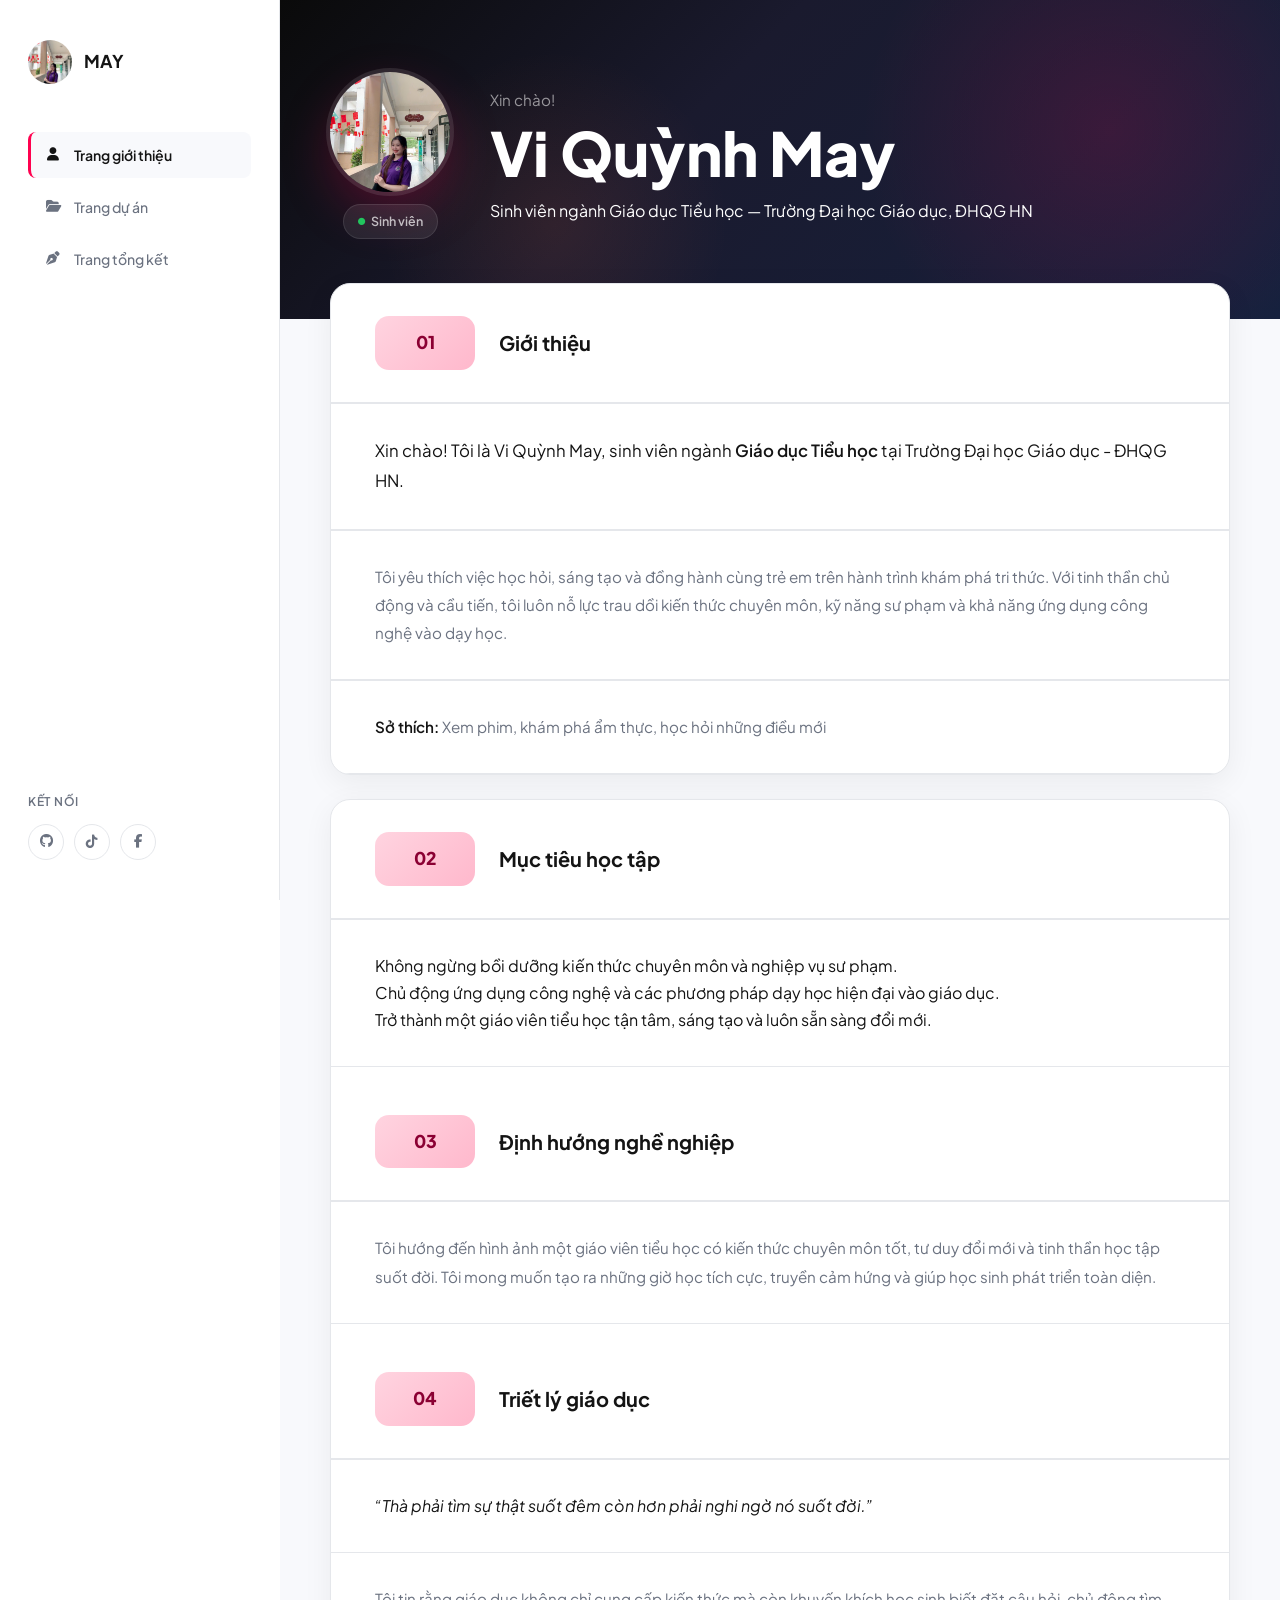
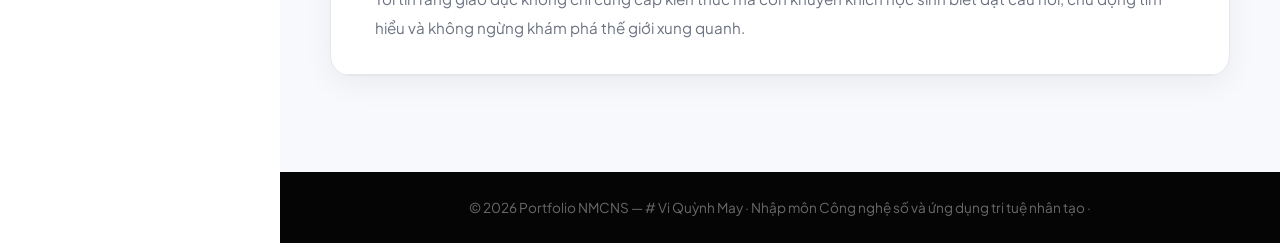
<file: index.html>
<!DOCTYPE html>
<html lang="vi">
<head>
    <meta charset="UTF-8">
    <meta name="viewport" content="width=device-width, initial-scale=1.0, minimum-scale=1.0, maximum-scale=5.0, viewport-fit=cover">
    <meta http-equiv="X-UA-Compatible" content="IE=edge">
    <meta name="mobile-web-app-capable" content="yes">
    <meta name="apple-mobile-web-app-capable" content="yes">
    <meta name="format-detection" content="telephone=no">
    <meta name="description" content="Portfolio cá nhân - Nhập môn Công nghệ số và ứng dụng tri tuệ nhân tạo">
    <title>Portfolio | Nhập môn Công nghệ số và ứng dụng tri tuệ nhân tạo</title>
    <link rel="stylesheet" href="main.css">
    <link href="https://fonts.googleapis.com/css2?family=Plus+Jakarta+Sans:wght@400;500;600;700;800&display=swap" rel="stylesheet">
    <link rel="stylesheet" href="https://cdnjs.cloudflare.com/ajax/libs/font-awesome/6.5.1/css/all.min.css">
</head>
<!-- Google tag (gtag.js) -->
<script async src="https://www.googletagmanager.com/gtag/js?id=G-3F0SN9S9QJ"></script>
<script>
  window.dataLayer = window.dataLayer || [];
  function gtag(){dataLayer.push(arguments);}
  gtag('js', new Date());

  gtag('config', 'G-3F0SN9S9QJ');
</script>
<body>

    <aside class="sidebar" id="sidebar">
        <div class="sidebar-inner">
            <div class="sidebar-logo">
                <img src="img.jpg" alt="Avatar" class="logo-avatar">
                <span>MAY</span>
            </div>
            <nav class="sidebar-nav">
                <button type="button" class="nav-item active" data-page="gioi-thieu">
                    <i class="fa-solid fa-user"></i> Trang giới thiệu
                </button>
                <button type="button" class="nav-item" data-page="du-an">
                    <i class="fa-solid fa-folder-open"></i> Trang dự án
                </button>
                <button type="button" class="nav-item" data-page="tong-ket">
                    <i class="fa-solid fa-pen-nib"></i> Trang tổng kết
                </button>
            </nav>
            <div class="sidebar-social">
                <span>Kết nối</span>
                <div class="social-links">
                    <a href="https://github.com/quynhmayxing247"><i class="fa-brands fa-github"></i></a>
                    <a href="https://www.tiktok.com/@chiimeii05?_r=1&_t=ZS-96uMKxjgFZy"><i class="fa-brands fa-tiktok"></i></a>
                    <a href="https://www.facebook.com/share/18eSNddvfA/?mibextid=wwXIfr"><i class="fa-brands fa-facebook-f"></i></a>
                </div>
            </div>
        </div>
    </aside>

    <div class="sidebar-overlay" id="sidebarOverlay" aria-hidden="true"></div>

    <header class="mobile-header">
        <span class="mobile-logo">Portfolio NMCNS</span>
        <button type="button" class="menu-toggle" id="menuToggle" aria-label="Mở menu" aria-expanded="false">
            <i class="fa-solid fa-bars" aria-hidden="true"></i>
        </button>
    </header>

    <div class="main-wrapper">

        <!-- ══════════ TRANG 1: GIỚI THIỆU ══════════ -->
        <div class="page active intro-page" id="page-gioi-thieu" data-page="gioi-thieu">

            <section class="intro-hero">
                <div class="intro-hero-bg"></div>
                <div class="intro-hero-inner">
                    <div class="intro-profile">
                        <div class="intro-avatar-wrap">
                            <img src="img.jpg" alt="Avatar" class="intro-avatar">
                            <span class="intro-status"><i class="fa-solid fa-circle"></i> Sinh viên</span>
                        </div>
                        <div class="intro-hero-text">
                            <span class="intro-greeting">Xin chào!</span>
                            <h1>Vi Quỳnh May</h1>
                            <p class="intro-subtitle">Sinh viên ngành Giáo dục Tiểu học — Trường Đại học Giáo dục, ĐHQG HN</p>
                        </div>
                    </div>
                </div>
            </section>

            <section class="intro-body">
                <div class="intro-container">

                    <article class="intro-about">
                        <div class="intro-about-head">
                            <span class="intro-section-num">01</span>
                            <h2>Giới thiệu</h2>
                        </div>
                        <p class="intro-lead">
                            Xin chào! Tôi là Vi Quỳnh May, sinh viên ngành <strong>Giáo dục Tiểu học</strong> tại Trường Đại học Giáo dục - ĐHQG HN.
                        </p>
                        <p>
                            Tôi yêu thích việc học hỏi, sáng tạo và đồng hành cùng trẻ em trên hành trình khám phá tri thức. Với tinh thần chủ động và cầu tiến, tôi luôn nỗ lực trau dồi kiến thức chuyên môn, kỹ năng sư phạm và khả năng ứng dụng công nghệ vào dạy học.
                        </p>
                        <p><strong>Sở thích:</strong> Xem phim, khám phá ẩm thực, học hỏi những điều mới</p>
                    </article>

                    <article class="intro-goals">
                        <div class="intro-about-head">
                            <span class="intro-section-num">02</span>
                            <h2>Mục tiêu học tập</h2>
                        </div>
                        <ul>
                            <p>Không ngừng bồi dưỡng kiến thức chuyên môn và nghiệp vụ sư phạm.</p>
                            <p>Chủ động ứng dụng công nghệ và các phương pháp dạy học hiện đại vào giáo dục.</p>
                            <p>Trở thành một giáo viên tiểu học tận tâm, sáng tạo và luôn sẵn sàng đổi mới.</p>
                        </ul>

                        <div class="intro-about-head" style="margin-top:16px;">
                            <span class="intro-section-num">03</span>
                            <h2>Định hướng nghề nghiệp</h2>
                        </div>
                        <p>
                            Tôi hướng đến hình ảnh một giáo viên tiểu học có kiến thức chuyên môn tốt, tư duy đổi mới và tinh thần học tập suốt đời. Tôi mong muốn tạo ra những giờ học tích cực, truyền cảm hứng và giúp học sinh phát triển toàn diện.
                        </p>

                        <div class="intro-about-head" style="margin-top:16px;">
                            <span class="intro-section-num">04</span>
                            <h2>Triết lý giáo dục</h2>
                        </div>
                        <blockquote class="education-philosophy">“Thà phải tìm sự thật suốt đêm còn hơn phải nghi ngờ nó suốt đời.”</blockquote>
                        <p>
                            Tôi tin rằng giáo dục không chỉ cung cấp kiến thức mà còn khuyến khích học sinh biết đặt câu hỏi, chủ động tìm hiểu và không ngừng khám phá thế giới xung quanh.
                        </p>
                    </article>

                </div>
            </section>
        </div>

        <!-- ══════════ TRANG 2: DỰ ÁN ══════════ -->
        <div class="page projects-page" id="page-du-an" data-page="du-an">

            <section class="projects-hero">
                <div class="projects-hero-bg"></div>
                <div class="projects-hero-inner">
                    <span class="projects-eyebrow">Trang dự án</span>
                    <h1>Các dự án</h1>
                    <p>Tổng hợp 6 bài tập đã hoàn thành — mỗi dự án gồm mục tiêu, quá trình thực hiện và sản phẩm cuối cùng.</p>
                    <div class="projects-stats">
                        <span><strong>6</strong> dự án</span>
                        <span><strong>3</strong> phần / dự án</span>
                    </div>
                </div>
            </section>

            <section class="projects-body">
                <div class="projects-container">

                    <article class="project-item accent-1">
                        <header class="project-item-head">
                            <span class="project-num">01</span>
                            <div class="project-icon"><i class="fa-solid fa-computer"></i></div>
                            <div class="project-titles">
                                <span class="project-badge">Bài tập 1 </span>
                                <h2>Thao tác cơ bản với tệp tin và thư mục</h2>
                            </div>
                        </header>
                        <div class="project-cols">
                            <div class="project-col">
                                <h3><i class="fa-solid fa-bullseye"></i> Mục tiêu</h3>
                                <p>Trình bày cấu trúc thư mục tối ưu và quy tắc đặt tên tệp đã thiết lập, kèm ảnh chup minh họa.</p>
                            </div>
                            <div class="project-col">
                                <h3><i class="fa-solid fa-route"></i> Quá trình</h3>
                                <p>Trình bày cấu trúc thư mục tối ưu và quy tắc đặt tên tệp đã thiết lập, kèm ảnh chup minh họa.</p>
                            </div>
                        </div>
                        <div class="project-product">
                            <a href="https://docs.google.com/document/d/1cvq4vhid29jhvo1EoMFd8D96iY1hpXSz/edit" target="_blank" rel="noopener noreferrer" class="btn-view-product">
                                <span class="btn-view-icon"><i class="fa-solid fa-file-lines"></i></span>
                                <span class="btn-view-text">
                                    <strong>Xem sản phẩm</strong>
                                    <small>Google Docs · Bài 1</small>
                                </span>
                                <span class="btn-view-arrow"><i class="fa-solid fa-arrow-up-right-from-square"></i></span>
                            </a>
                        </div>
                    </article>

                    <article class="project-item accent-2">
                        <header class="project-item-head">
                            <span class="project-num">02</span>
                            <div class="project-icon"><i class="fa-solid fa-magnifying-glass-chart"></i></div>
                            <div class="project-titles">
                                <span class="project-badge">Bài tập 2 </span>
                                <h2>Tìm kiếm và đánh giá thông tin học thuật</h2>
                            </div>
                        </header>
                        <div class="project-cols">
                            <div class="project-col">
                                <h3><i class="fa-solid fa-bullseye"></i> Mục tiêu</h3>
                                <p>Trình bày kết quả tìm kiếm học thuật bằng các toán tử nâng cao và bằng đánh giá nguồn tin đã thực hiện.</p>
                            </div>
                            <div class="project-col">
                                <h3><i class="fa-solid fa-route"></i> Quá trình</h3>
                                <p>Trình bày kết quả tìm kiếm học thuật bằng các toán tử nâng cao và bằng đánh giá nguồn tin đã thực hiện.</p>
                            </div>
                        </div>
                        <div class="project-product">
                            <a href="https://docs.google.com/document/d/193NMYZlby4S3DopG-skM5eLNLd_YwV0t/edit" target="_blank" rel="noopener noreferrer" class="btn-view-product">
                                <span class="btn-view-icon"><i class="fa-solid fa-file-lines"></i></span>
                                <span class="btn-view-text">
                                    <strong>Xem sản phẩm</strong>
                                    <small>Google Docs · Bài 2</small>
                                </span>
                                <span class="btn-view-arrow"><i class="fa-solid fa-arrow-up-right-from-square"></i></span>
                            </a>
                        </div>
                    </article>

                    <article class="project-item accent-3">
                        <header class="project-item-head">
                            <span class="project-num">03</span>
                            <div class="project-icon"><i class="fa-solid fa-brain"></i></div>
                            <div class="project-titles">
                                <span class="project-badge">Bài tập 3</span>
                                <h2>Viết Prompt hiệu quả cho các tác vụ học tập</h2>
                            </div>
                        </header>
                        <div class="project-cols">
                            <div class="project-col">
                                <h3><i class="fa-solid fa-bullseye"></i> Mục tiêu</h3>
                                <p>Trình bày sự so sánh giữa Prompt ban đầu và Prompt cải tiến cùng kết quả đầu ra từ AI.</p>
                            </div>
                            <div class="project-col">
                                <h3><i class="fa-solid fa-route"></i> Quá trình</h3>
                                <p>Trình bày sự so sánh giữa Prompt ban đầu và Prompt cải tiến cùng kết quả đầu ra từ AI.</p>
                            </div>
                        </div>
                        <div class="project-product">
                            <a href="https://docs.google.com/document/d/1HmcMM_nB9JJDVxpbjv1QZzfv-6jb3U_w/edit" target="_blank" rel="noopener noreferrer" class="btn-view-product">
                                <span class="btn-view-icon"><i class="fa-solid fa-file-lines"></i></span>
                                <span class="btn-view-text">
                                    <strong>Xem sản phẩm</strong>
                                    <small>Google Docs · Bài 3</small>
                                </span>
                                <span class="btn-view-arrow"><i class="fa-solid fa-arrow-up-right-from-square"></i></span>
                            </a>
                        </div>
                    </article>

                    <article class="project-item accent-4">
                        <header class="project-item-head">
                            <span class="project-num">04</span>
                            <div class="project-icon"><i class="fa-solid fa-people-group"></i></div>
                            <div class="project-titles">
                                <span class="project-badge">BÀI TẬP 4</span>
                                <h2>Sử dụng công cụ hợp tác trực tuyến cho dự án nhóm</h2>
                            </div>
                        </header>
                        <div class="project-cols">
                            <div class="project-col">
                                <h3><i class="fa-solid fa-bullseye"></i> Mục tiêu</h3>
                                <p>Trình bày minh chứng về việc sử dụng công cụ quản lý dự án nhóm và cách thức phối hợp trực tuyến.</p>
                            </div>
                            <div class="project-col">
                                <h3><i class="fa-solid fa-route"></i> Quá trình</h3>
                                <p>Trình bày minh chứng về việc sử dụng công cụ quản lý dự án nhóm và cách thức phối hợp trực tuyến.</p>
                            </div>
                        </div>
                        <div class="project-product">
                            <a href="https://docs.google.com/document/d/1z-IcVmrIxtUgM4EQlbAxVs3ML_K5ni3Q/edit" target="_blank" rel="noopener noreferrer" class="btn-view-product">
                                <span class="btn-view-icon"><i class="fa-solid fa-file-lines"></i></span>
                                <span class="btn-view-text">
                                    <strong>Xem sản phẩm</strong>
                                    <small>Google Docs · Bài 4</small>
                                </span>
                                <span class="btn-view-arrow"><i class="fa-solid fa-arrow-up-right-from-square"></i></span>
                            </a>
                        </div>
                    </article>

                    <article class="project-item accent-5">
                        <header class="project-item-head">
                            <span class="project-num">05</span>
                            <div class="project-icon"><i class="fa-solid fa-wand-magic-sparkles"></i></div>
                            <div class="project-titles">
                                <span class="project-badge">BÀI TẬP 5</span>
                                <h2>Sử dụng AI tạo sinh để hỗ trợ sáng tạo nội dung</h2>
                            </div>
                        </header>
                        <div class="project-cols">
                            <div class="project-col">
                                <h3><i class="fa-solid fa-bullseye"></i> Mục tiêu</h3>
                                <p>Trương bày sản phẩm nội dung số hoàn thiện (hình ảnh, video hoặc bài viết) được hỗ trợ bởi AI.</p>
                            </div>
                            <div class="project-col">
                                <h3><i class="fa-solid fa-route"></i> Quá trình</h3>
                                <p>Trương bày sản phẩm nội dung số hoàn thiện (hình ảnh, video hoặc bài viết) được hỗ trợ bởi AI.</p>
                            </div>
                        </div>
                        <div class="project-product">
                            <a href="https://docs.google.com/document/d/10FmHr92xRl0nxVjOEHdzAgCiYpYyILJ4/edit" target="_blank" rel="noopener noreferrer" class="btn-view-product">
                                <span class="btn-view-icon"><i class="fa-solid fa-file-lines"></i></span>
                                <span class="btn-view-text">
                                    <strong>Xem sản phẩm</strong>
                                    <small>Google Docs · Bài 5</small>
                                </span>
                                <span class="btn-view-arrow"><i class="fa-solid fa-arrow-up-right-from-square"></i></span>
                            </a>
                            <a href="https://docs.google.com/document/d/1TuqF9fT5Jz3mAxP6HQMkdzms5D-3u3AB/edit" target="_blank" rel="noopener noreferrer" class="btn-view-product">
                                <span class="btn-view-icon"><i class="fa-solid fa-file-lines"></i></span>
                                <span class="btn-view-text">
                                    <strong>Xem sản phẩm</strong>
                                    <small>Google Docs · Bài 5</small>
                                </span>
                                <span class="btn-view-arrow"><i class="fa-solid fa-arrow-up-right-from-square"></i></span>
                            </a>
                        </div>
                    </article>

                    <article class="project-item accent-6">
                        <header class="project-item-head">
                            <span class="project-num">06</span>
                            <div class="project-icon"><i class="fa-solid fa-shield-halved"></i></div>
                            <div class="project-titles">
                                <span class="project-badge">BÀI TẬP 6</span>
                                <h2>Sử dụng AI có trách nhiệm trong học tập và nghiên cứu</h2>
                            </div>
                        </header>
                        <div class="project-cols">
                            <div class="project-col">
                                <h3><i class="fa-solid fa-bullseye"></i> Mục tiêu</h3>
                                <p>Trình bày bộ nguyên tắc cá nhân về sử dụng AI có trách nhiệm dựa trên các nguyên cứu đã thực hiện.</p>
                            </div>
                            <div class="project-col">
                                <h3><i class="fa-solid fa-route"></i> Quá trình</h3>
                                <p>Trình bày bộ nguyên tắc cá nhân về sử dụng AI có trách nhiệm dựa trên các nguyên cứu đã thực hiện.</p>
                            </div>
                        </div>
                        <div class="project-product">
                            <a href="https://drive.google.com/file/d/1qlVgVXlW5oMilsFyako4UZTl2qFEcI8k/view?usp=drive_link" target="_blank" rel="noopener noreferrer" class="btn-view-product">
                                <span class="btn-view-icon"><i class="fa-solid fa-image"></i></span>
                                <span class="btn-view-text">
                                    <strong>Xem sản phẩm</strong>
                                    <small>Infographic · Google Drive · Bài 6</small>
                                </span>
                                <span class="btn-view-arrow"><i class="fa-solid fa-arrow-up-right-from-square"></i></span>
                            </a>
                            <a href="https://docs.google.com/document/d/1FX3rxQuM_sv-LbPVNytz3xSpS_WaUtFz/edit" target="_blank" rel="noopener noreferrer" class="btn-view-product">
                                <span class="btn-view-icon"><i class="fa-solid fa-file-lines"></i></span>
                                <span class="btn-view-text">
                                    <strong>Xem sản phẩm</strong>
                                    <small>Google Docs · Bài 6</small>
                                </span>
                                <span class="btn-view-arrow"><i class="fa-solid fa-arrow-up-right-from-square"></i></span>
                            </a>
                        </div>
                    </article>

                </div>
            </section>
        </div>

        <!-- ══════════ TRANG 3: TỔNG KẾT ══════════ -->
        <div class="page summary-page" id="page-tong-ket" data-page="tong-ket">

            <section class="summary-hero">
                <div class="summary-hero-bg"></div>
                <div class="summary-hero-inner">
                    <span class="summary-eyebrow">Trang tổng kết</span>
                    <h1>Đánh giá &amp; cảm nhận</h1>
                    <p>Nhìn lại hành trình xây dựng Portfolio và những điều mình học được từ môn Nhập môn Công nghệ số và ứng dụng tri tuệ nhân tạo.</p>
                </div>
            </section>

            <section class="summary-body">
                <div class="summary-container">

                    <article class="reflect-card">
                        <div class="reflect-side">
                            <span class="reflect-num">01</span>
                            <div class="reflect-icon"><i class="fa-solid fa-heart"></i></div>
                        </div>
                        <div class="reflect-content">
                            <h2>Cảm nhận về quá trình làm Portfolio</h2>
                            <p>Hành trình xây dựng Portfolio này giúp tôi hệ thống hóa lại toàn bộ kiến thức về Công nghệ số. Ban đầu tôi gặp khó khăn khi sắp xếp nội dung và thiết kế giao diện, nhưng qua đó tôi hiểu rõ hơn cách trình bày sản phẩm học tập một cách chuyên nghiệp và dễ theo dõi.</p>
                        </div>
                    </article>

                    <article class="reflect-card">
                        <div class="reflect-side">
                            <span class="reflect-num">02</span>
                            <div class="reflect-icon"><i class="fa-solid fa-lightbulb"></i></div>
                        </div>
                        <div class="reflect-content">
                            <h2>Kiến thức &amp; kỹ năng quan trọng nhất</h2>
                            <p>Kỹ năng quan trọng nhất tôi nhận được là cách tìm kiếm thông tin hiệu quả, viết prompt có cấu trúc, hợp tác nhóm qua công cụ trực tuyến, sáng tạo nội dung với AI và đặcbiệt tư duy đạo đức khi sử dụng công nghệ trong môi trường học thuật.</p>
                        </div>
                    </article>

                    <article class="reflect-card reflect-card-split">
                        <div class="reflect-side">
                            <span class="reflect-num">03</span>
                            <div class="reflect-icon"><i class="fa-solid fa-trophy"></i></div>
                        </div>
                        <div class="reflect-content">
                            <h2>Thành công &amp; thách thức</h2>
                            <div class="reflect-highlight success">
                                <strong>Tự hào nhất</strong>
                                <p>Hoàn thành đầy đủ 6 bài tập với minh chứng rõ ràng và thiết kế Portfolio có cấu trúc logic.</p>
                            </div>
                            <div class="reflect-highlight challenge">
                                <strong>Thách thức lớn nhất</strong>
                                <p>Tối ưu hóa các prompt phức tạp và đánh giá độ tin cậy nguồn tin — nhưng qua đó tôi học được cách tư duy logic hơn khi giao tiếp với máy móc và kiểm chứng thông tin trước khi tin tưởng.</p>
                            </div>
                        </div>
                    </article>

                </div>
            </section>
        </div>

        <footer class="site-footer">
            <p>© 2026 Portfolio NMCNS — # Vi Quỳnh May · Nhập môn Công nghệ số và ứng dụng tri tuệ nhân tạo · </p>
        </footer>

    </div>

    <script src="main.js"></script>
</body>
</html>
</file>
<file: main.css>
/* ── Virtuo-inspired · 3 trang ── */
:root {
    --bg: #ffffff;
    --bg-soft: #f8f9fc;
    --dark: #0f0f0f;
    --dark-banner: #0a0a0a;
    --text: #141414;
    --muted: #6b7280;
    --border: #e5e7eb;
    --accent: #ff014f;
    --gradient: linear-gradient(90deg, #ff014f, #ff6b35);
    --sidebar-w: 280px;
    --radius: 12px;
    --shadow: 0 8px 30px rgba(0, 0, 0, 0.06);
}

* { margin: 0; padding: 0; box-sizing: border-box; }

html {
    -webkit-text-size-adjust: 100%;
    text-size-adjust: 100%;
    scroll-behavior: smooth;
    overflow-x: hidden;
}

body {
    font-family: 'Plus Jakarta Sans', system-ui, sans-serif;
    background: var(--bg);
    color: var(--text);
    line-height: 1.7;
    width: 100%;
    min-width: 0;
    overflow-x: hidden;
    -webkit-overflow-scrolling: touch;
}

/* Tương thích nhúng iframe (Google Sites) */
img, video, iframe, embed, object {
    max-width: 100%;
    height: auto;
}

body.menu-open {
    overflow: hidden;
    position: fixed;
    width: 100%;
}

a { text-decoration: none; color: inherit; }

.container { max-width: 1140px; margin: 0 auto; padding: 0 24px; }
.container.narrow { max-width: 780px; }

/* ── Sidebar ── */
.sidebar {
    position: fixed;
    left: 0; top: 0;
    width: var(--sidebar-w);
    height: 100vh;
    background: var(--bg);
    border-right: 1px solid var(--border);
    z-index: 300;
}

.sidebar-inner {
    display: flex;
    flex-direction: column;
    height: 100%;
    padding: 40px 28px;
}

.sidebar-logo {
    display: flex;
    align-items: center;
    gap: 12px;
    margin-bottom: 48px;
    font-weight: 700;
    font-size: 1.1rem;
}

.logo-avatar {
    width: 44px; height: 44px;
    border-radius: 50%;
    object-fit: cover;
    display: block;
    flex-shrink: 0;
}

.sidebar-nav {
    display: flex;
    flex-direction: column;
    gap: 6px;
    flex: 1;
}

.nav-item {
    display: flex;
    align-items: center;
    gap: 12px;
    padding: 14px 16px;
    border-radius: 8px;
    font-size: 0.88rem;
    font-weight: 500;
    color: var(--muted);
    background: none;
    border: none;
    cursor: pointer;
    text-align: left;
    font-family: inherit;
    width: 100%;
    transition: all 0.25s;
}

.nav-item i { width: 18px; text-align: center; font-size: 0.85rem; }

.nav-item:hover,
.nav-item.active {
    color: var(--text);
    background: var(--bg-soft);
}

.nav-item.active {
    font-weight: 600;
    border-left: 3px solid var(--accent);
    padding-left: 13px;
}

.sidebar-social span {
    font-size: 0.75rem;
    font-weight: 600;
    text-transform: uppercase;
    letter-spacing: 0.06em;
    color: var(--muted);
    display: block;
    margin-bottom: 12px;
}

.social-links { display: flex; gap: 10px; }

.social-links a {
    width: 36px; height: 36px;
    border-radius: 50%;
    border: 1px solid var(--border);
    display: flex;
    align-items: center;
    justify-content: center;
    color: var(--muted);
    font-size: 0.85rem;
    transition: all 0.25s;
}

.social-links a:hover { background: var(--dark); color: #fff; border-color: var(--dark); }

/* Overlay khi mở menu mobile */
.sidebar-overlay {
    display: none;
    position: fixed;
    inset: 0;
    background: rgba(0, 0, 0, 0.45);
    z-index: 250;
    opacity: 0;
    transition: opacity 0.3s;
}

.sidebar-overlay.active {
    display: block;
    opacity: 1;
}

/* ── Main wrapper & page switching ── */
.main-wrapper {
    margin-left: var(--sidebar-w);
    min-height: 100vh;
    min-height: 100dvh;
    width: calc(100% - var(--sidebar-w));
    max-width: 100%;
    display: flex;
    flex-direction: column;
}

.page {
    display: none;
    flex: 1;
    animation: fadeIn 0.35s ease;
}

.page.active { display: block; }

@keyframes fadeIn {
    from { opacity: 0; transform: translateY(8px); }
    to   { opacity: 1; transform: translateY(0); }
}

/* ── Mobile header ── */
.mobile-header {
    display: none;
    position: fixed;
    top: 0; left: 0; right: 0;
    z-index: 400;
    background: rgba(255,255,255,0.95);
    backdrop-filter: blur(10px);
    border-bottom: 1px solid var(--border);
    padding: 14px 20px;
    align-items: center;
    justify-content: space-between;
}

.mobile-logo { font-weight: 700; font-size: 1rem; }

.menu-toggle {
    background: none;
    border: none;
    font-size: 1.25rem;
    cursor: pointer;
    padding: 8px;
    min-width: 44px;
    min-height: 44px;
    display: flex;
    align-items: center;
    justify-content: center;
    -webkit-tap-highlight-color: transparent;
}

.page-label {
    display: inline-block;
    font-size: 0.75rem;
    font-weight: 600;
    text-transform: uppercase;
    letter-spacing: 0.08em;
    color: rgba(255,255,255,0.5);
    margin-bottom: 16px;
}

.page-label.light { color: rgba(255,255,255,0.6); }

.typed-text {
    background: var(--gradient);
    -webkit-background-clip: text;
    -webkit-text-fill-color: transparent;
    background-clip: text;
    font-weight: 700;
}

.cursor-blink { color: var(--accent); animation: blink 0.8s step-end infinite; }
@keyframes blink { 50% { opacity: 0; } }

/* ══════════════════════════════════════
   TRANG GIỚI THIỆU
══════════════════════════════════════ */
:root {
    --side-col: 100px;
    --content-padding: 44px;
}

/* Page */
.intro-page {
    background: var(--bg-soft);
}

/* HERO */
.intro-hero {
    position: relative;
    padding: 72px 40px 80px;
    overflow: hidden;
}

.intro-hero-bg {
    position: absolute;
    inset: 0;
    background: linear-gradient(135deg, #0a0a0a 0%, #1a1a2e 40%, #16213e 100%);
}

.intro-hero-bg::before {
    content: '';
    position: absolute;
    width: 500px;
    height: 500px;
    border-radius: 50%;
    background: radial-gradient(circle, rgba(255,1,79,0.15) 0%, transparent 70%);
    top: -120px;
    right: -80px;
}

.intro-hero-bg::after {
    content: '';
    position: absolute;
    width: 350px;
    height: 350px;
    border-radius: 50%;
    background: radial-gradient(circle, rgba(255,107,53,0.1) 0%, transparent 70%);
    bottom: -80px;
    left: 10%;
}

.intro-hero-inner {
    position: relative;
    z-index: 2;
    max-width: 900px;
    margin: 0 auto;
}

.intro-profile {
    display: flex;
    align-items: center;
    gap: 40px;
    flex-wrap: wrap;
}

.intro-avatar-wrap {
    display: flex;
    flex-direction: column;
    align-items: center;
    gap: 12px;
    flex-shrink: 0;
}

.intro-avatar {
    width: 120px;
    height: 120px;
    border-radius: 50%;
    object-fit: cover;
    box-shadow: 0 0 0 4px rgba(255,255,255,0.1),
                0 20px 50px rgba(255,1,79,0.25);
}

.intro-status {
    display: inline-flex;
    align-items: center;
    gap: 6px;
    font-size: 0.78rem;
    font-weight: 600;
    color: rgba(255,255,255,0.7);
    background: rgba(255,255,255,0.08);
    padding: 6px 14px;
    border-radius: 999px;
    border: 1px solid rgba(255,255,255,0.1);
}

.intro-status i {
    font-size: 0.45rem;
    color: #22c55e;
}

.intro-hero-text {
    color: #fff;
}

.intro-greeting {
    display: block;
    font-size: 0.95rem;
    color: rgba(255,255,255,0.55);
    margin-bottom: 6px;
}

.intro-hero-text h1 {
    font-size: clamp(2.5rem, 6vw, 3.8rem);
    font-weight: 800;
    line-height: 1.1;
    margin-bottom: 12px;
}

.intro-tagline {
    font-size: 1.2rem;
    color: rgba(255,255,255,0.75);
}

/* BODY */
.intro-body {
    padding: 0 40px 72px;
    margin-top: -36px;
    position: relative;
    z-index: 3;
}

.intro-container {
    max-width: 900px;
    margin: 0 auto;
}

/* ABOUT CARD */
.intro-about,
.intro-goals {
    background: var(--bg);
    border-radius: 20px;
    box-shadow: var(--shadow);
    border: 1px solid var(--border);
    overflow: hidden;
    margin-bottom: 24px;
}

/* GRID HEAD (FIXED) */
.intro-about-head,
.intro-goals > .intro-about-head {
    display: grid;
    grid-template-columns: var(--side-col) 1fr;
    gap: 24px;
    align-items: center;
    padding: 32px var(--content-padding);
    border-bottom: 1px solid var(--border);
}

.intro-about-head h2 {
    font-size: 1.25rem;
    font-weight: 700;
    color: var(--text);
}

/* SECTION NUMBER */
.intro-section-num {
    font-size: 1.1rem;
    font-weight: 800;
    color: #8b0033;
    background: linear-gradient(135deg, #ffd4e0, #ffb8cc);
    padding: 12px 16px;
    border-radius: 14px;
    text-align: center;
}

/* TEXT */
.intro-lead {
    padding: 32px var(--content-padding);
    font-size: 1.05rem;
    color: var(--text);
    line-height: 1.8;
    border-top: 1px solid var(--border);
    border-bottom: 1px solid var(--border);
}

.intro-about > p:not(.intro-lead),
.intro-goals > p {
    padding: 32px var(--content-padding);
    font-size: 0.95rem;
    color: var(--muted);
    line-height: 1.85;
    border-top: 1px solid var(--border);
    border-bottom: 1px solid var(--border);
}

.intro-about strong {
    color: var(--text);
    font-weight: 600;
}

/* LIST */
.intro-goals > ul {
    margin: 0;
    padding: 32px var(--content-padding);
    border-top: 1px solid var(--border);
    border-bottom: 1px solid var(--border);
    list-style: disc;
}

.intro-goals > ul li {
    font-size: 0.95rem;
    color: var(--muted);
    line-height: 1.85;
    margin-bottom: 10px;
}

/* BLOCKQUOTE FIX */
.intro-goals > blockquote {
    padding: 32px var(--content-padding);
    font-style: italic;
    color: var(--text);
    font-size: 1rem;
    line-height: 1.8;
    border-top: 1px solid var(--border);
    white-space: normal;
    word-break: break-word;
}

/* TAGS */
.intro-tags {
    display: flex;
    flex-wrap: wrap;
    gap: 10px;
}

.intro-tags span {
    display: inline-flex;
    align-items: center;
    gap: 8px;
    font-size: 0.85rem;
    font-weight: 500;
    color: var(--text);
    background: var(--bg-soft);
    border: 1px solid var(--border);
    padding: 10px 16px;
    border-radius: 999px;
    transition: 0.25s;
}

.intro-tags span:hover {
    border-color: var(--accent);
    background: rgba(255,1,79,0.05);
    color: var(--accent);
}

/* ══════════════════════════════════════
   TRANG DỰ ÁN
══════════════════════════════════════ */
.projects-page { background: var(--bg-soft); }

.projects-hero {
    position: relative;
    padding: 64px 40px 72px;
    overflow: hidden;
}

.projects-hero-bg {
    position: absolute;
    inset: 0;
    background: linear-gradient(135deg, #0f0f23 0%, #1a1a3e 50%, #0d1b2a 100%);
}

.projects-hero-bg::after {
    content: '';
    position: absolute;
    width: 400px; height: 400px;
    border-radius: 50%;
    background: radial-gradient(circle, rgba(255,1,79,0.12) 0%, transparent 70%);
    top: -100px; right: 5%;
}

.projects-hero-inner {
    position: relative;
    z-index: 2;
    max-width: 900px;
    margin: 0 auto;
    color: #fff;
}

.projects-eyebrow {
    display: inline-block;
    font-size: 0.75rem;
    font-weight: 600;
    text-transform: uppercase;
    letter-spacing: 0.1em;
    color: rgba(255,255,255,0.45);
    margin-bottom: 12px;
}

.projects-hero h1 {
    font-size: clamp(2.2rem, 5vw, 3.2rem);
    font-weight: 800;
    letter-spacing: -0.02em;
    margin-bottom: 12px;
}

.projects-hero-inner > p {
    color: rgba(255,255,255,0.65);
    font-size: 0.95rem;
    max-width: 520px;
    margin-bottom: 28px;
}

.projects-stats {
    display: flex;
    gap: 24px;
}

.projects-stats span {
    font-size: 0.88rem;
    color: rgba(255,255,255,0.55);
    background: rgba(255,255,255,0.06);
    border: 1px solid rgba(255,255,255,0.1);
    padding: 10px 20px;
    border-radius: 999px;
}

.projects-stats strong {
    color: #fff;
    font-size: 1.1rem;
    margin-right: 4px;
}

.projects-body {
    padding: 0 40px 72px;
    margin-top: -28px;
    position: relative;
    z-index: 3;
}

.projects-container {
    max-width: 900px;
    margin: 0 auto;
    display: flex;
    flex-direction: column;
    gap: 24px;
}

.project-item {
    background: var(--bg);
    border-radius: 20px;
    border: 1px solid var(--border);
    box-shadow: var(--shadow);
    overflow: hidden;
    transition: transform 0.35s, box-shadow 0.35s;
}

.project-item:hover {
    transform: translateY(-4px);
    box-shadow: 0 16px 48px rgba(0,0,0,0.08);
}

.project-item-head {
    display: flex;
    align-items: center;
    gap: 20px;
    padding: 28px 32px;
    border-bottom: 1px solid var(--border);
}

.project-num {
    font-size: 2rem;
    font-weight: 800;
    line-height: 1;
    opacity: 0.15;
    flex-shrink: 0;
    min-width: 48px;
}

.project-icon {
    width: 56px; height: 56px;
    border-radius: 16px;
    display: flex;
    align-items: center;
    justify-content: center;
    font-size: 1.35rem;
    flex-shrink: 0;
}

.accent-1 .project-icon { background: #dbeafe; color: #2563eb; }
.accent-2 .project-icon { background: #fce7f3; color: #db2777; }
.accent-3 .project-icon { background: #d1fae5; color: #059669; }
.accent-4 .project-icon { background: #fef3c7; color: #d97706; }
.accent-5 .project-icon { background: #ede9fe; color: #7c3aed; }
.accent-6 .project-icon { background: #fee2e2; color: #dc2626; }

.accent-1 .project-num { color: #2563eb; }
.accent-2 .project-num { color: #db2777; }
.accent-3 .project-num { color: #059669; }
.accent-4 .project-num { color: #d97706; }
.accent-5 .project-num { color: #7c3aed; }
.accent-6 .project-num { color: #dc2626; }

.project-badge {
    display: inline-block;
    font-size: 0.7rem;
    font-weight: 700;
    text-transform: uppercase;
    letter-spacing: 0.05em;
    color: var(--accent);
    margin-bottom: 4px;
}

.project-titles h2 {
    font-size: 1.15rem;
    font-weight: 700;
    line-height: 1.35;
}

.project-cols {
    display: grid;
    grid-template-columns: repeat(2, 1fr);
    gap: 0;
    border-bottom: 1px solid var(--border);
}

.project-col {
    padding: 24px 28px;
    border-right: 1px solid var(--border);
}

.project-col:last-child { border-right: none; }

/* Nút xem sản phẩm */
.project-product {
    padding: 16px 28px 22px;
    background: var(--bg);
    border-top: 1px solid var(--border);
}

.btn-view-product {
    display: inline-flex;
    align-items: center;
    gap: 12px;
    max-width: 100%;
    padding: 10px 16px;
    border-radius: 10px;
    background: rgba(255, 1, 79, 0.06);
    border: 1px solid rgba(255, 1, 79, 0.18);
    color: #e6004a;
    text-decoration: none;
    box-shadow: none;
    transition: background 0.2s, border-color 0.2s, transform 0.2s;
    -webkit-tap-highlight-color: transparent;
}

.btn-view-product:hover {
    transform: translateY(-1px);
    background: rgba(255, 1, 79, 0.1);
    border-color: rgba(255, 1, 79, 0.28);
    color: #cc0040;
    box-shadow: 0 4px 14px rgba(255, 1, 79, 0.1);
}

.btn-view-product:active {
    transform: translateY(0);
}

.btn-view-icon {
    flex-shrink: 0;
    width: 34px;
    height: 34px;
    border-radius: 8px;
    background: rgba(255, 1, 79, 0.1);
    color: #ff014f;
    display: flex;
    align-items: center;
    justify-content: center;
    font-size: 0.9rem;
}

.btn-view-text {
    flex: 1;
    min-width: 0;
    text-align: left;
}

.btn-view-text strong {
    display: block;
    font-size: 0.88rem;
    font-weight: 600;
    letter-spacing: 0.01em;
    color: #d10045;
}

.btn-view-text small {
    display: block;
    font-size: 0.72rem;
    color: #9ca3af;
    margin-top: 1px;
    font-weight: 500;
}

.btn-view-arrow {
    flex-shrink: 0;
    width: 28px;
    height: 28px;
    border-radius: 50%;
    background: rgba(255, 1, 79, 0.08);
    color: #ff014f;
    display: flex;
    align-items: center;
    justify-content: center;
    font-size: 0.72rem;
    transition: background 0.2s;
}

.btn-view-product:hover .btn-view-arrow {
    background: rgba(255, 1, 79, 0.15);
}

.project-col h3 {
    font-size: 0.78rem;
    font-weight: 700;
    text-transform: uppercase;
    letter-spacing: 0.04em;
    color: var(--muted);
    margin-bottom: 10px;
    display: flex;
    align-items: center;
    gap: 6px;
}

.project-col h3 i { color: var(--accent); font-size: 0.75rem; }

.project-col p {
    font-size: 0.88rem;
    color: var(--text);
    line-height: 1.7;
}

.project-col code {
    font-size: 0.8em;
    background: var(--bg-soft);
    padding: 1px 5px;
    border-radius: 4px;
    color: var(--accent);
}

/* ══════════════════════════════════════
   TRANG TỔNG KẾT
══════════════════════════════════════ */
.summary-page { background: var(--bg-soft); }

.summary-hero {
    position: relative;
    padding: 64px 40px 72px;
    overflow: hidden;
}

.summary-hero-bg {
    position: absolute;
    inset: 0;
    background: linear-gradient(145deg, #0a0a0a 0%, #1a1030 50%, #0f172a 100%);
}

.summary-hero-bg::before {
    content: '';
    position: absolute;
    width: 450px; height: 450px;
    border-radius: 50%;
    background: radial-gradient(circle, rgba(124,58,237,0.15) 0%, transparent 70%);
    bottom: -150px; left: -50px;
}

.summary-hero-inner {
    position: relative;
    z-index: 2;
    max-width: 900px;
    margin: 0 auto;
    color: #fff;
}

.summary-eyebrow {
    display: inline-block;
    font-size: 0.75rem;
    font-weight: 600;
    text-transform: uppercase;
    letter-spacing: 0.1em;
    color: rgba(255,255,255,0.45);
    margin-bottom: 12px;
}

.summary-hero h1 {
    font-size: clamp(2.2rem, 5vw, 3.2rem);
    font-weight: 800;
    letter-spacing: -0.02em;
    margin-bottom: 12px;
}

.summary-hero-inner > p {
    color: rgba(255,255,255,0.6);
    font-size: 0.95rem;
    max-width: 520px;
}

.summary-body {
    padding: 0 40px 72px;
    margin-top: -28px;
    position: relative;
    z-index: 3;
}

.summary-container {
    max-width: 900px;
    margin: 0 auto;
    display: flex;
    flex-direction: column;
    gap: 20px;
}

.reflect-card {
    display: flex;
    gap: 0;
    background: var(--bg);
    border-radius: 20px;
    border: 1px solid var(--border);
    box-shadow: var(--shadow);
    overflow: hidden;
    transition: transform 0.35s, box-shadow 0.35s;
}

.reflect-card:hover {
    transform: translateY(-3px);
    box-shadow: 0 16px 48px rgba(0,0,0,0.08);
}

.reflect-side {
    width: 100px;
    flex-shrink: 0;
    display: flex;
    flex-direction: column;
    align-items: center;
    justify-content: center;
    gap: 12px;
    padding: 28px 16px;
    background: linear-gradient(180deg, rgba(255,1,79,0.06), rgba(255,107,53,0.04));
    border-right: 1px solid var(--border);
}

.reflect-num {
    font-size: 1.5rem;
    font-weight: 800;
    background: var(--gradient);
    -webkit-background-clip: text;
    -webkit-text-fill-color: transparent;
    background-clip: text;
}

.reflect-icon {
    width: 44px; height: 44px;
    border-radius: 12px;
    background: var(--bg);
    border: 1px solid var(--border);
    display: flex;
    align-items: center;
    justify-content: center;
    font-size: 1rem;
    color: var(--accent);
}

.reflect-content {
    flex: 1;
    padding: 32px 36px;
}

.reflect-content h2 {
    font-size: 1.2rem;
    font-weight: 700;
    margin-bottom: 14px;
    color: var(--text);
}

.reflect-content > p {
    font-size: 0.93rem;
    color: var(--muted);
    line-height: 1.85;
}

.reflect-highlight {
    padding: 16px 20px;
    border-radius: 12px;
    margin-top: 12px;
}

.reflect-highlight:first-of-type { margin-top: 0; }

.reflect-highlight strong {
    display: block;
    font-size: 0.78rem;
    font-weight: 700;
    text-transform: uppercase;
    letter-spacing: 0.04em;
    margin-bottom: 6px;
}

.reflect-highlight p {
    font-size: 0.9rem;
    color: var(--muted);
    line-height: 1.75;
    margin: 0;
}

.reflect-highlight.success {
    background: rgba(34,197,94,0.06);
    border-left: 3px solid #22c55e;
}

.reflect-highlight.success strong { color: #16a34a; }

.reflect-highlight.challenge {
    background: rgba(255,1,79,0.05);
    border-left: 3px solid var(--accent);
}

.reflect-highlight.challenge strong { color: var(--accent); }

/* ── Footer ── */
.site-footer {
    text-align: center;
    padding: 24px;
    background: #050505;
    color: rgba(255,255,255,0.4);
    font-size: 0.85rem;
    margin-top: auto;
}

/* ── Responsive ── */

/* Tablet nhỏ / iframe Google Sites hẹp */
@media (max-width: 1100px) {
    :root { --sidebar-w: 240px; }

    .container,
    .intro-container,
    .projects-container,
    .summary-container {
        padding-left: 20px;
        padding-right: 20px;
    }
}

@media (max-width: 900px) {
    :root { --sidebar-w: 280px; }

    .sidebar {
        transform: translateX(-100%);
        transition: transform 0.3s ease;
        box-shadow: var(--shadow);
        width: min(var(--sidebar-w), 85vw);
    }

    .sidebar.open { transform: translateX(0); }

    .main-wrapper {
        margin-left: 0;
        width: 100%;
    }

    .mobile-header { display: flex; }

    .intro-hero { padding: 72px 20px 56px; margin-top: 56px; }
    .intro-body { padding: 0 16px 48px; margin-top: -24px; }
    .intro-profile { flex-direction: column; text-align: center; gap: 24px; }
    .intro-hero-text { text-align: center; }
    .intro-goals { grid-template-columns: 1fr; }
    .intro-about { padding: 28px 24px; }

    .projects-hero,
    .summary-hero { padding: 72px 20px 56px; margin-top: 56px; }

    .projects-body,
    .summary-body { padding: 0 16px 48px; margin-top: -20px; }

    .projects-stats { flex-wrap: wrap; gap: 12px; }

    .project-cols { grid-template-columns: 1fr; }
    .project-col {
        border-right: none;
        border-bottom: 1px solid var(--border);
        padding: 20px;
    }
    .project-col:last-child { border-bottom: none; }
    .project-product { padding: 14px 20px 18px; }
    .btn-view-product { padding: 9px 14px; gap: 10px; }
    .btn-view-icon { width: 30px; height: 30px; font-size: 0.85rem; }
    .btn-view-text strong { font-size: 0.85rem; }

    .project-item-head {
        flex-wrap: wrap;
        padding: 20px;
        gap: 12px;
    }

    .project-num { min-width: 36px; font-size: 1.5rem; }

    .reflect-card { flex-direction: column; }
    .reflect-side {
        width: 100%;
        flex-direction: row;
        justify-content: flex-start;
        padding: 16px 24px;
        border-right: none;
        border-bottom: 1px solid var(--border);
    }
    .reflect-content { padding: 24px; }
}

/* Điện thoại */
@media (max-width: 600px) {
    .nav-item {
        padding: 16px;
        font-size: 0.95rem;
        min-height: 48px;
    }

    .intro-hero { padding: 64px 16px 48px; }
    .intro-avatar { width: 96px; height: 96px; font-size: 2.2rem; }
    .intro-hero-text h1 { font-size: 2rem; }
    .intro-tagline { font-size: 1rem; }
    .intro-about { padding: 24px 20px; border-radius: 16px; }
    .intro-about-head { flex-direction: column; align-items: flex-start; gap: 8px; }
    .intro-tags span { font-size: 0.8rem; padding: 8px 12px; }
    .goal-card { padding: 24px 20px; }

    .projects-hero h1,
    .summary-hero h1 { font-size: 1.75rem; }

    .projects-hero,
    .summary-hero { padding: 64px 16px 48px; }

    .projects-body,
    .summary-body { padding: 0 12px 40px; }

    .project-titles h2 { font-size: 1rem; }
    .project-icon { width: 48px; height: 48px; font-size: 1.1rem; }
    .btn-view-arrow { width: 26px; height: 26px; }
    .btn-view-text small { font-size: 0.68rem; }

    .reflect-content h2 { font-size: 1.05rem; }
    .reflect-content { padding: 20px; }

    .site-footer { padding: 20px 16px; font-size: 0.8rem; }
}

/* Màn hình rất nhỏ / iframe hẹp */
@media (max-width: 380px) {
    .mobile-logo { font-size: 0.9rem; }
    .projects-stats span { font-size: 0.8rem; padding: 8px 14px; }
    .intro-tags { justify-content: center; }
}

/* Giảm motion cho người dùng nhạy cảm */
@media (prefers-reduced-motion: reduce) {
    html { scroll-behavior: auto; }
    *, *::before, *::after {
        animation-duration: 0.01ms !important;
        transition-duration: 0.01ms !important;
    }
}
</file>
